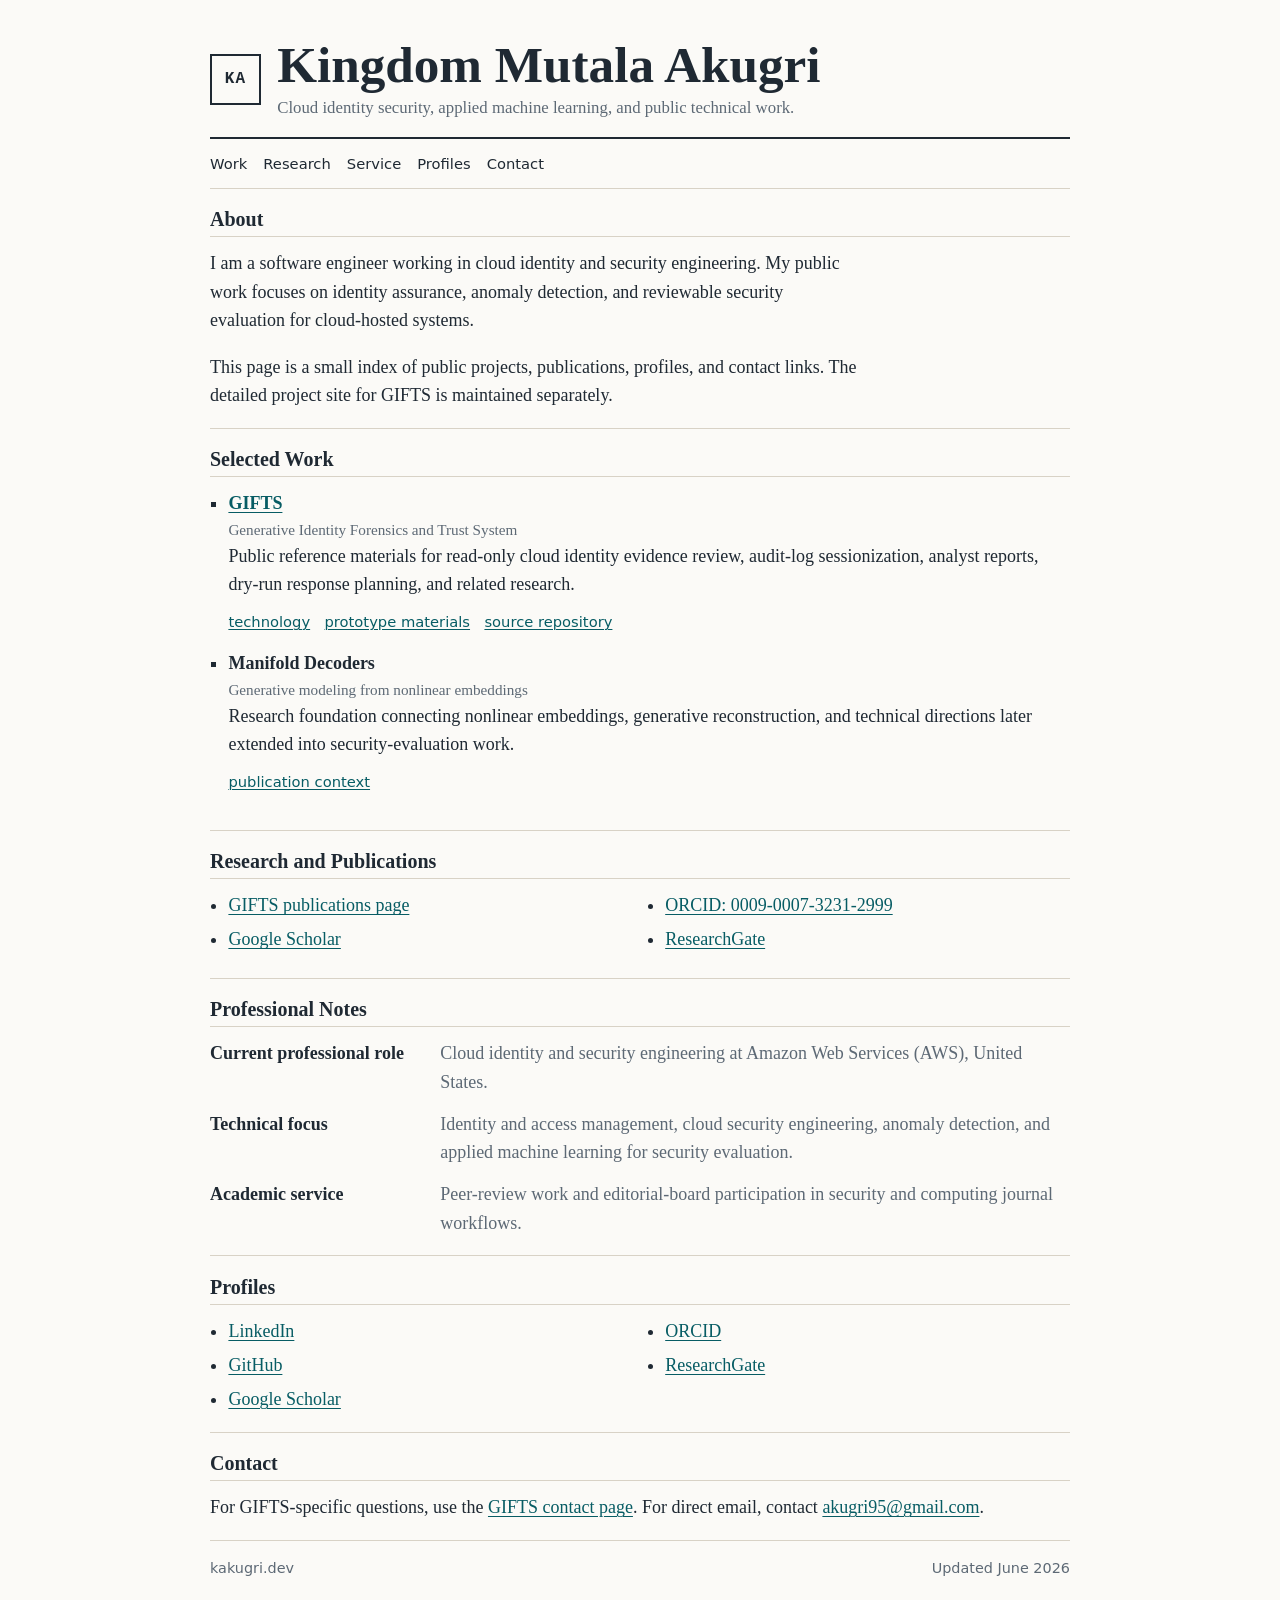
<file: index.html>
<!doctype html>
<html lang="en">
  <head>
    <meta charset="utf-8">
    <meta name="viewport" content="width=device-width, initial-scale=1">
    <title>Kingdom Mutala Akugri</title>
    <meta
      name="description"
      content="Personal homepage for Kingdom Mutala Akugri: cloud identity security, applied machine learning, GIFTS, publications, and public technical work."
    >
    <meta name="author" content="Kingdom Mutala Akugri">
    <meta name="theme-color" content="#f4efe6">
    <link rel="canonical" href="https://kakugri.dev/">
    <meta property="og:title" content="Kingdom Mutala Akugri">
    <meta
      property="og:description"
      content="Cloud identity security, identity assurance, and public technical work, including GIFTS and selected research materials."
    >
    <meta property="og:type" content="website">
    <meta property="og:url" content="https://kakugri.dev/">
    <meta property="og:site_name" content="kakugri.dev">
    <meta property="og:image" content="https://kakugri.dev/assets/root-social-card.svg">
    <meta property="og:image:type" content="image/svg+xml">
    <meta property="og:image:width" content="1200">
    <meta property="og:image:height" content="630">
    <meta property="og:image:alt" content="kakugri.dev social card">
    <meta name="twitter:card" content="summary">
    <meta name="twitter:title" content="Kingdom Mutala Akugri">
    <meta
      name="twitter:description"
      content="Cloud identity security, identity assurance, and public technical work, including GIFTS and selected research materials."
    >
    <meta name="twitter:image" content="https://kakugri.dev/assets/root-social-card.svg">
    <meta name="twitter:image:alt" content="kakugri.dev social card">
    <link rel="icon" href="favicon.svg" sizes="any" type="image/svg+xml">
    <!-- Google tag (gtag.js) -->
    <script async src="https://www.googletagmanager.com/gtag/js?id=G-NG362113J4"></script>
    <script>
      window.dataLayer = window.dataLayer || [];
      function gtag() { dataLayer.push(arguments); }
      gtag('js', new Date());
      gtag('config', 'G-NG362113J4');
    </script>
    <link rel="stylesheet" href="styles.css">
  </head>
  <body>
    <div class="page-shell">
      <main class="home">
        <header class="masthead">
          <div class="monogram" aria-hidden="true">KA</div>
          <div>
            <h1>Kingdom Mutala Akugri</h1>
            <p class="tagline">Cloud identity security, applied machine learning, and public technical work.</p>
          </div>
        </header>

        <nav class="nav" aria-label="Primary">
          <a href="#work">Work</a>
          <a href="#research">Research</a>
          <a href="#service">Service</a>
          <a href="#profiles">Profiles</a>
          <a href="#contact">Contact</a>
        </nav>

        <section class="intro" aria-labelledby="about-heading">
          <h2 id="about-heading">About</h2>
          <p>
            I am a software engineer working in cloud identity and security engineering. My public
            work focuses on identity assurance, anomaly detection, and reviewable security
            evaluation for cloud-hosted systems.
          </p>
          <p>
            This page is a small index of public projects, publications, profiles, and contact
            links. The detailed project site for GIFTS is maintained separately.
          </p>
        </section>

        <section id="work" aria-labelledby="work-heading">
          <h2 id="work-heading">Selected Work</h2>
          <ul class="item-list">
            <li>
              <span class="item-title"><a href="https://kakugri.dev/gifts-site/">GIFTS</a></span>
              <span class="item-meta">Generative Identity Forensics and Trust System</span>
              <p>
                Public reference materials for read-only cloud identity evidence review, audit-log
                sessionization, analyst reports, dry-run response planning, and related research.
              </p>
              <p class="link-row">
                <a href="https://kakugri.dev/gifts-site/technology.html">technology</a>
                <a href="https://kakugri.dev/gifts-site/prototype.html">prototype materials</a>
                <a href="https://github.com/kakugri/gifts-reference-implementation">source repository</a>
              </p>
            </li>
            <li>
              <span class="item-title">Manifold Decoders</span>
              <span class="item-meta">Generative modeling from nonlinear embeddings</span>
              <p>
                Research foundation connecting nonlinear embeddings, generative reconstruction,
                and technical directions later extended into security-evaluation work.
              </p>
              <p class="link-row">
                <a href="https://kakugri.dev/gifts-site/publications.html">publication context</a>
              </p>
            </li>
          </ul>
        </section>

        <section id="research" aria-labelledby="research-heading">
          <h2 id="research-heading">Research and Publications</h2>
          <ul class="compact-list">
            <li><a href="https://kakugri.dev/gifts-site/publications.html">GIFTS publications page</a></li>
            <li><a href="https://scholar.google.com/citations?user=gs2uhlwAAAAJ&hl=en">Google Scholar</a></li>
            <li><a href="https://orcid.org/0009-0007-3231-2999">ORCID: 0009-0007-3231-2999</a></li>
            <li><a href="https://www.researchgate.net/profile/Kingdom-Mutala-Akugri?ev=hdr_xprf">ResearchGate</a></li>
          </ul>
        </section>

        <section id="service" aria-labelledby="service-heading">
          <h2 id="service-heading">Professional Notes</h2>
          <dl class="facts">
            <div>
              <dt>Current professional role</dt>
              <dd>Cloud identity and security engineering at Amazon Web Services (AWS), United States.</dd>
            </div>
            <div>
              <dt>Technical focus</dt>
              <dd>Identity and access management, cloud security engineering, anomaly detection, and applied machine learning for security evaluation.</dd>
            </div>
            <div>
              <dt>Academic service</dt>
              <dd>Peer-review work and editorial-board participation in security and computing journal workflows.</dd>
            </div>
          </dl>
        </section>

        <section id="profiles" aria-labelledby="profiles-heading">
          <h2 id="profiles-heading">Profiles</h2>
          <ul class="compact-list columns">
            <li><a href="https://www.linkedin.com/in/kingdommutalaakugri/">LinkedIn</a></li>
            <li><a href="https://github.com/kakugri">GitHub</a></li>
            <li><a href="https://scholar.google.com/citations?user=gs2uhlwAAAAJ&hl=en">Google Scholar</a></li>
            <li><a href="https://orcid.org/0009-0007-3231-2999">ORCID</a></li>
            <li><a href="https://www.researchgate.net/profile/Kingdom-Mutala-Akugri?ev=hdr_xprf">ResearchGate</a></li>
          </ul>
        </section>

        <section id="contact" aria-labelledby="contact-heading">
          <h2 id="contact-heading">Contact</h2>
          <p>
            For GIFTS-specific questions, use the <a href="https://kakugri.dev/gifts-site/contact.html">GIFTS contact page</a>.
            For direct email, contact <a href="mailto:akugri95@gmail.com">akugri95@gmail.com</a>.
          </p>
        </section>

        <footer class="site-footer">
          <span>kakugri.dev</span>
          <span>Updated June 2026</span>
        </footer>
      </main>
    </div>
  </body>
</html>
</file>
<file: styles.css>
:root {
  --paper: #fbfaf7;
  --ink: #1f2933;
  --muted: #5d6975;
  --line: #d8d2c6;
  --link: #075c64;
  --accent: #b65b2a;
}

* {
  box-sizing: border-box;
}

html {
  scroll-behavior: smooth;
}

body {
  margin: 0;
  color: var(--ink);
  background: var(--paper);
  font-family: Georgia, "Times New Roman", serif;
  font-size: 18px;
  line-height: 1.58;
}

a {
  color: var(--link);
  text-decoration-thickness: 0.08em;
  text-underline-offset: 0.15em;
}

a:hover,
a:focus-visible {
  color: var(--accent);
}

.home {
  width: min(860px, calc(100% - 2rem));
  margin: 0 auto;
  padding: 2.4rem 0 3rem;
}

.masthead {
  display: grid;
  grid-template-columns: auto 1fr;
  gap: 1rem;
  align-items: center;
  padding-bottom: 1rem;
  border-bottom: 2px solid var(--ink);
}

.monogram {
  display: inline-grid;
  place-items: center;
  width: 3.2rem;
  height: 3.2rem;
  border: 2px solid var(--ink);
  font-family: ui-monospace, "SFMono-Regular", Consolas, monospace;
  font-size: 1rem;
  font-weight: 700;
  letter-spacing: 0.08em;
}

h1,
h2,
h3,
p,
ul,
dl {
  margin-top: 0;
}

h1 {
  margin-bottom: 0.15rem;
  font-size: clamp(2.1rem, 5vw, 3.2rem);
  line-height: 1.05;
}

h2 {
  margin-bottom: 0.75rem;
  padding-bottom: 0.25rem;
  border-bottom: 1px solid var(--line);
  font-size: 1.25rem;
  line-height: 1.25;
}

.tagline {
  margin: 0;
  color: var(--muted);
  font-size: 1.05rem;
}

.nav {
  display: flex;
  flex-wrap: wrap;
  gap: 0.5rem 1rem;
  padding: 0.8rem 0;
  border-bottom: 1px solid var(--line);
  font-family: ui-sans-serif, system-ui, -apple-system, BlinkMacSystemFont, "Segoe UI", sans-serif;
  font-size: 0.92rem;
}

.nav a {
  color: var(--ink);
  text-decoration: none;
}

.nav a:hover,
.nav a:focus-visible {
  color: var(--accent);
  text-decoration: underline;
}

section {
  padding: 1.15rem 0;
  border-bottom: 1px solid var(--line);
}

.intro p {
  max-width: 72ch;
}

.item-list,
.compact-list {
  padding-left: 1.15rem;
}

.item-list {
  display: grid;
  gap: 1rem;
  list-style: square;
}

.item-list li > p:last-child,
section > p:last-child {
  margin-bottom: 0;
}

.item-title {
  display: block;
  font-weight: 700;
}

.item-meta {
  display: block;
  color: var(--muted);
  font-size: 0.95rem;
}

.link-row {
  display: flex;
  flex-wrap: wrap;
  gap: 0.45rem 0.9rem;
  margin-top: -0.4rem;
  font-family: ui-sans-serif, system-ui, -apple-system, BlinkMacSystemFont, "Segoe UI", sans-serif;
  font-size: 0.92rem;
}

.compact-list {
  columns: 2;
  column-gap: 2rem;
  margin-bottom: 0;
}

.compact-list li {
  break-inside: avoid;
  margin-bottom: 0.35rem;
}

.facts {
  display: grid;
  gap: 0.85rem;
  margin-bottom: 0;
}

.facts div {
  display: grid;
  grid-template-columns: minmax(160px, 0.34fr) 1fr;
  gap: 1rem;
}

dt {
  font-weight: 700;
}

dd {
  margin: 0;
  color: var(--muted);
}

.site-footer {
  display: flex;
  flex-wrap: wrap;
  justify-content: space-between;
  gap: 0.75rem;
  padding-top: 1rem;
  color: var(--muted);
  font-family: ui-sans-serif, system-ui, -apple-system, BlinkMacSystemFont, "Segoe UI", sans-serif;
  font-size: 0.9rem;
}

@media (max-width: 640px) {
  body {
    font-size: 17px;
  }

  .home {
    width: min(100% - 1.2rem, 860px);
    padding-top: 1.25rem;
  }

  .masthead {
    grid-template-columns: 1fr;
    gap: 0.7rem;
  }

  .monogram {
    width: 2.7rem;
    height: 2.7rem;
  }

  h1 {
    font-size: 2rem;
  }

  .compact-list {
    columns: 1;
  }

  .facts div {
    grid-template-columns: 1fr;
    gap: 0.15rem;
  }
}
</file>
